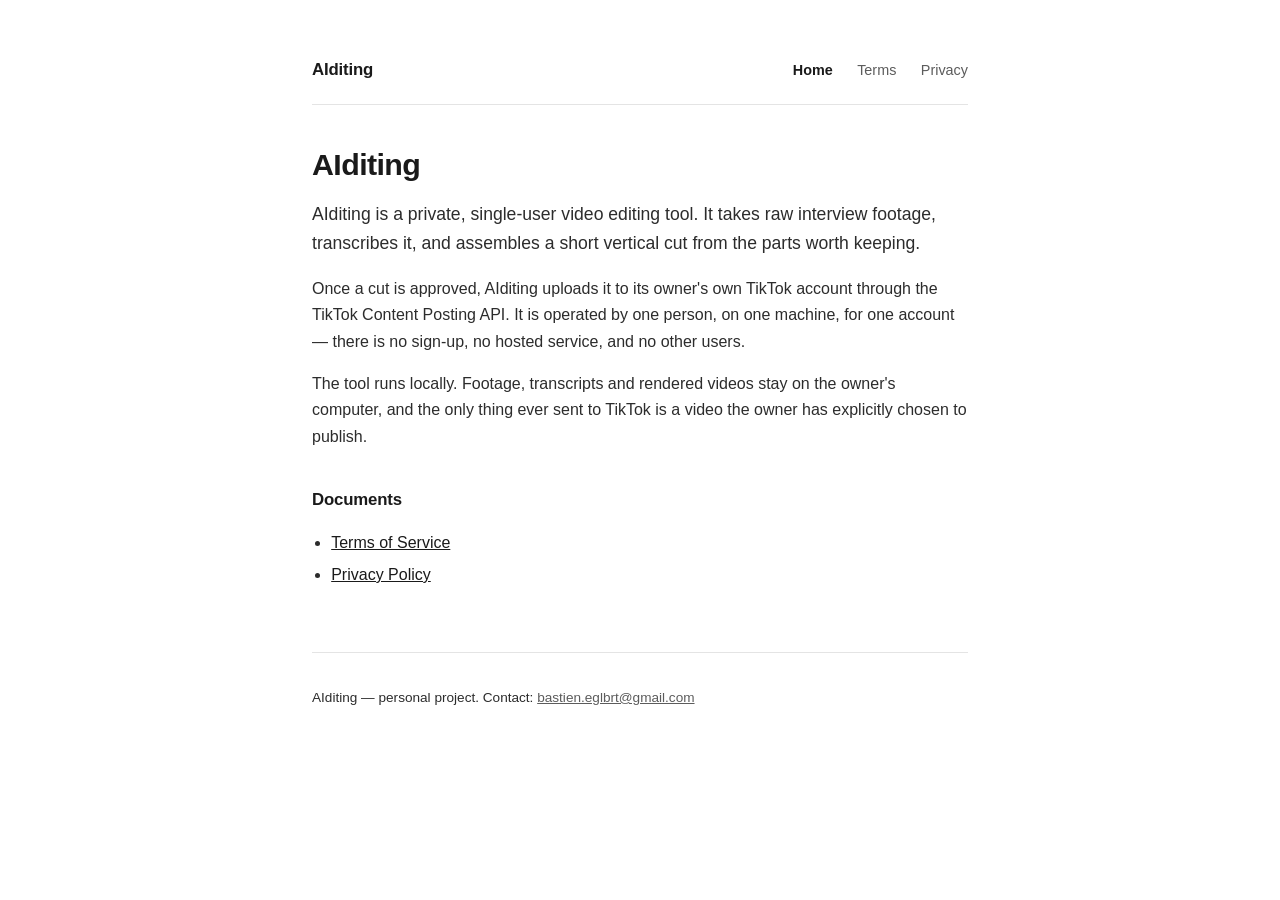
<file: index.html>
<!doctype html>
<html lang="en">
<head>
<meta charset="utf-8">
<meta name="viewport" content="width=device-width, initial-scale=1">
<title>AIditing</title>
<meta name="description" content="AIditing is a private, single-user tool that edits interview footage into short vertical videos and publishes them to its owner's own TikTok account.">
<link rel="stylesheet" href="style.css">
</head>
<body>
<div class="wrap">

<header class="site">
  <a class="brand" href="index.html">AIditing</a>
  <nav>
    <a href="index.html" aria-current="page">Home</a>
    <a href="terms.html">Terms</a>
    <a href="privacy.html">Privacy</a>
  </nav>
</header>

<main>
  <h1>AIditing</h1>

  <p class="lede">AIditing is a private, single-user video editing tool. It takes raw interview footage, transcribes it, and assembles a short vertical cut from the parts worth keeping.</p>

  <p>Once a cut is approved, AIditing uploads it to its owner's own TikTok account through the TikTok Content Posting API. It is operated by one person, on one machine, for one account &mdash; there is no sign-up, no hosted service, and no other users.</p>

  <p>The tool runs locally. Footage, transcripts and rendered videos stay on the owner's computer, and the only thing ever sent to TikTok is a video the owner has explicitly chosen to publish.</p>

  <h2>Documents</h2>
  <ul>
    <li><a href="terms.html">Terms of Service</a></li>
    <li><a href="privacy.html">Privacy Policy</a></li>
  </ul>
</main>

<footer class="site">
  <p>AIditing &mdash; personal project. Contact: <a href="mailto:bastien.eglbrt@gmail.com">bastien.eglbrt@gmail.com</a></p>
</footer>

</div>
</body>
</html>
</file>
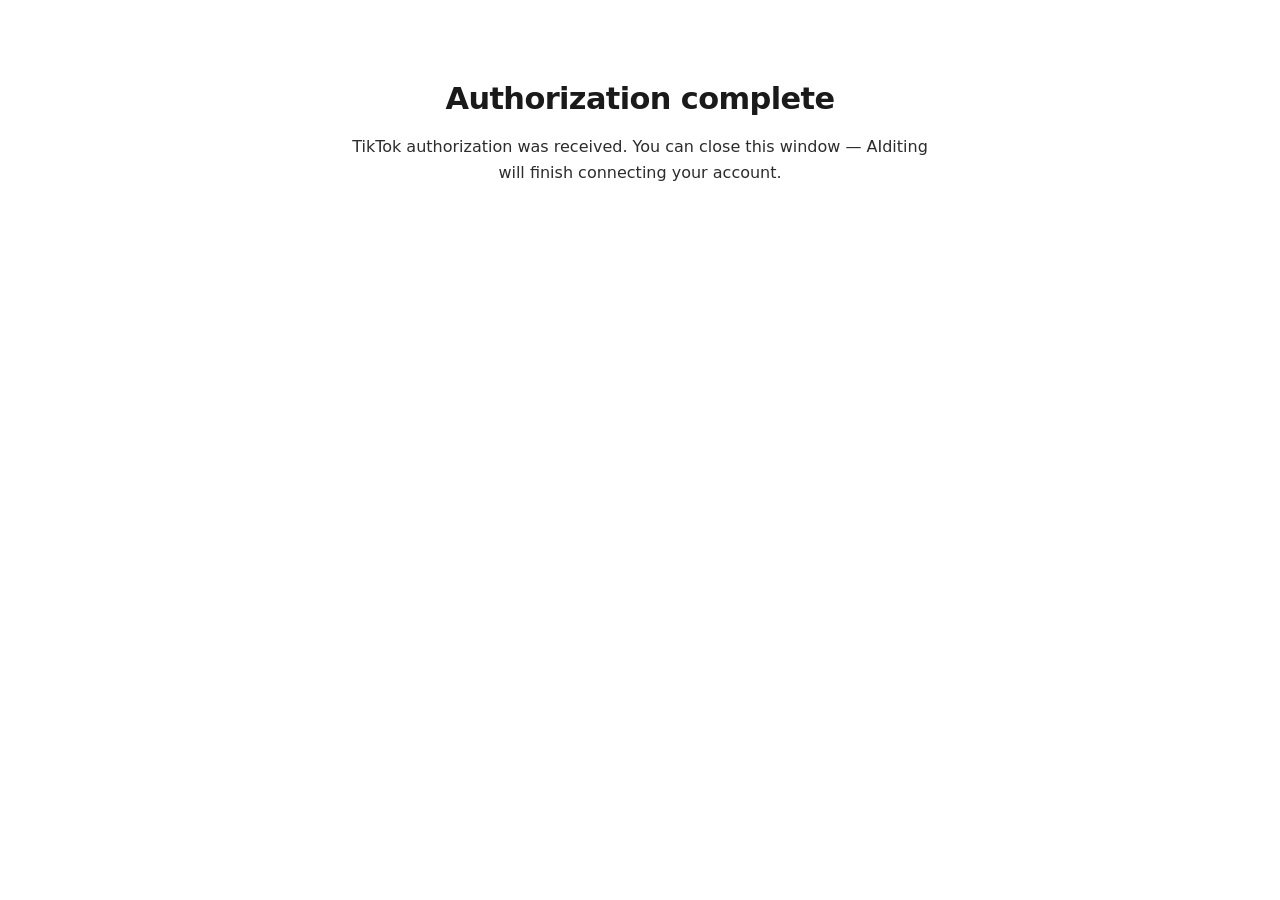
<file: callback.html>
<!DOCTYPE html>
<html lang="en">
<head>
  <meta charset="UTF-8">
  <title>AIditing — TikTok Authorization</title>
  <link rel="stylesheet" href="style.css">
</head>
<body>
  <main style="max-width:600px;margin:80px auto;text-align:center;font-family:system-ui,sans-serif;">
    <h1>Authorization complete</h1>
    <p>TikTok authorization was received. You can close this window — AIditing will finish connecting your account.</p>
    <p id="status" style="color:#666;font-size:0.9em;"></p>
  </main>
  <script>
    const p = new URLSearchParams(window.location.search);
    const code = p.get('code');
    document.getElementById('status').textContent = code
      ? 'Authorization code received.'
      : (p.get('error') ? 'Error: ' + p.get('error_description') : '');
  </script>
</body>
</html>
</file>
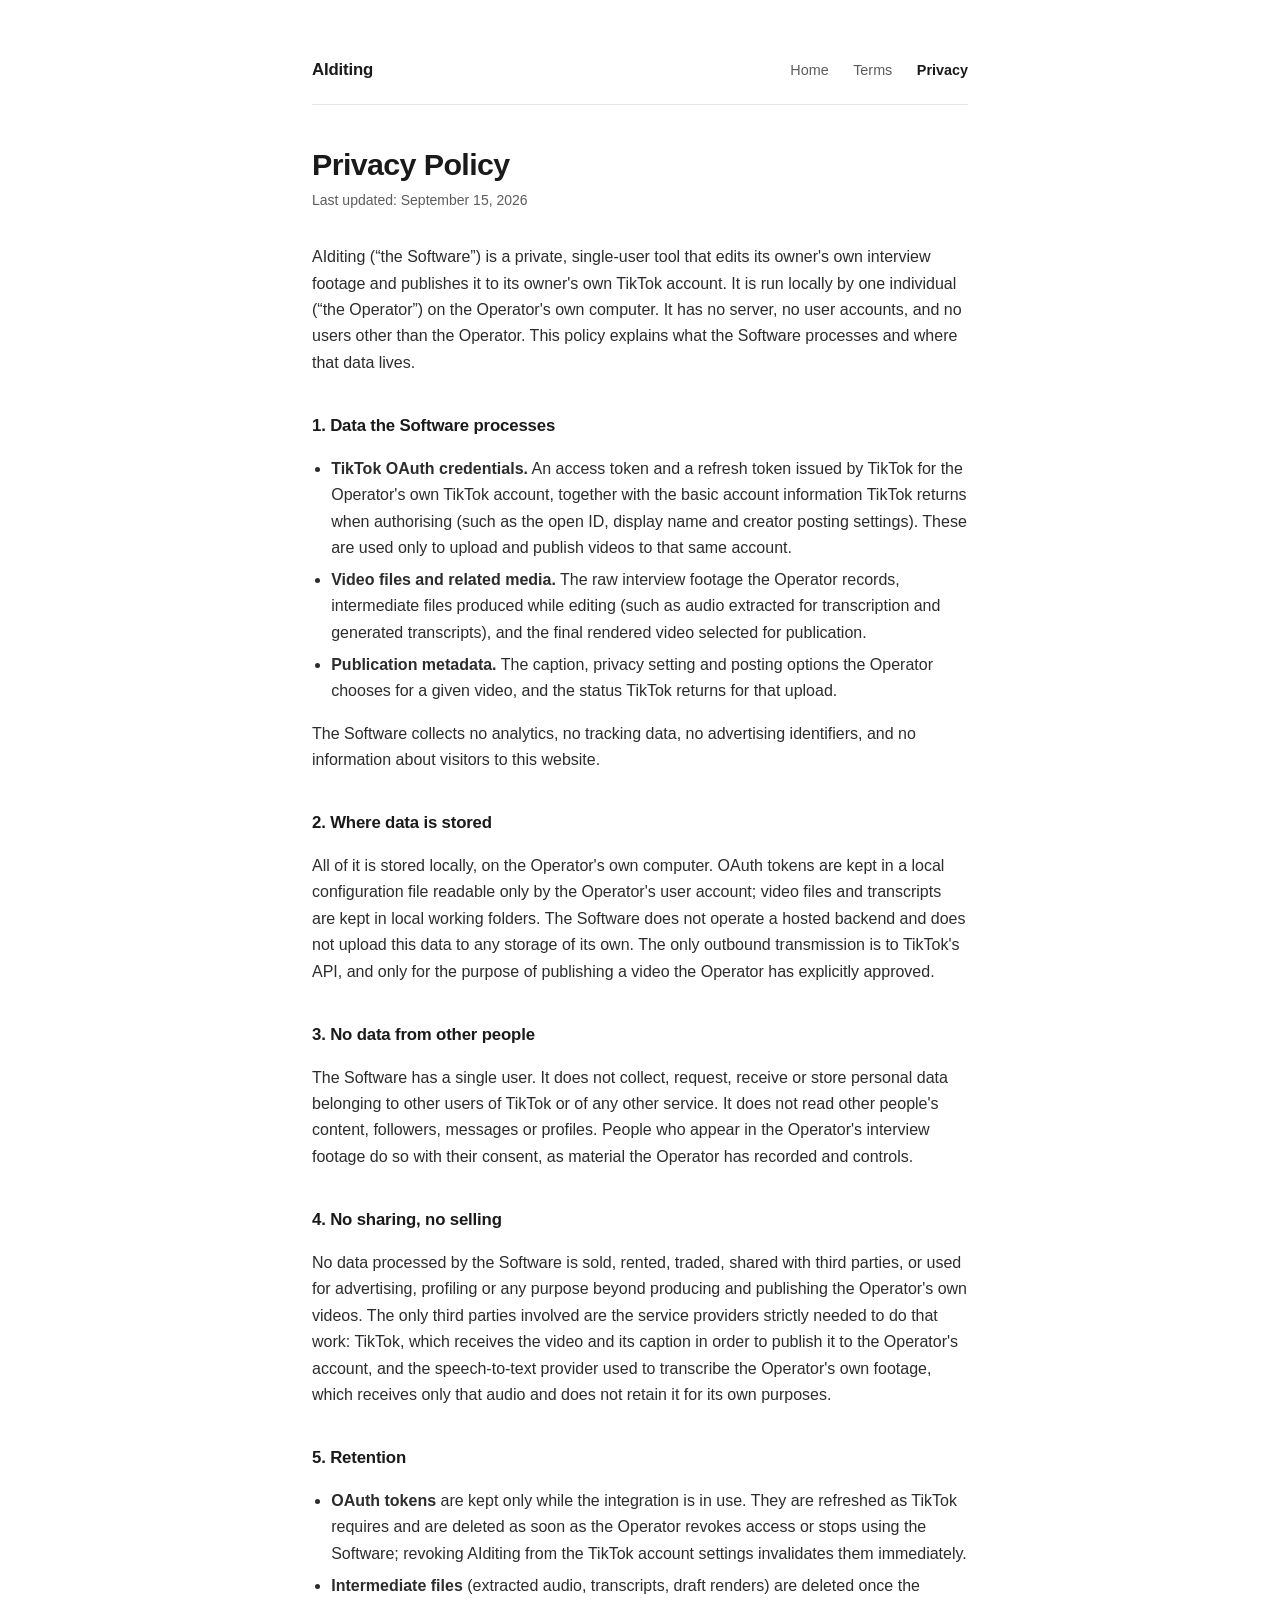
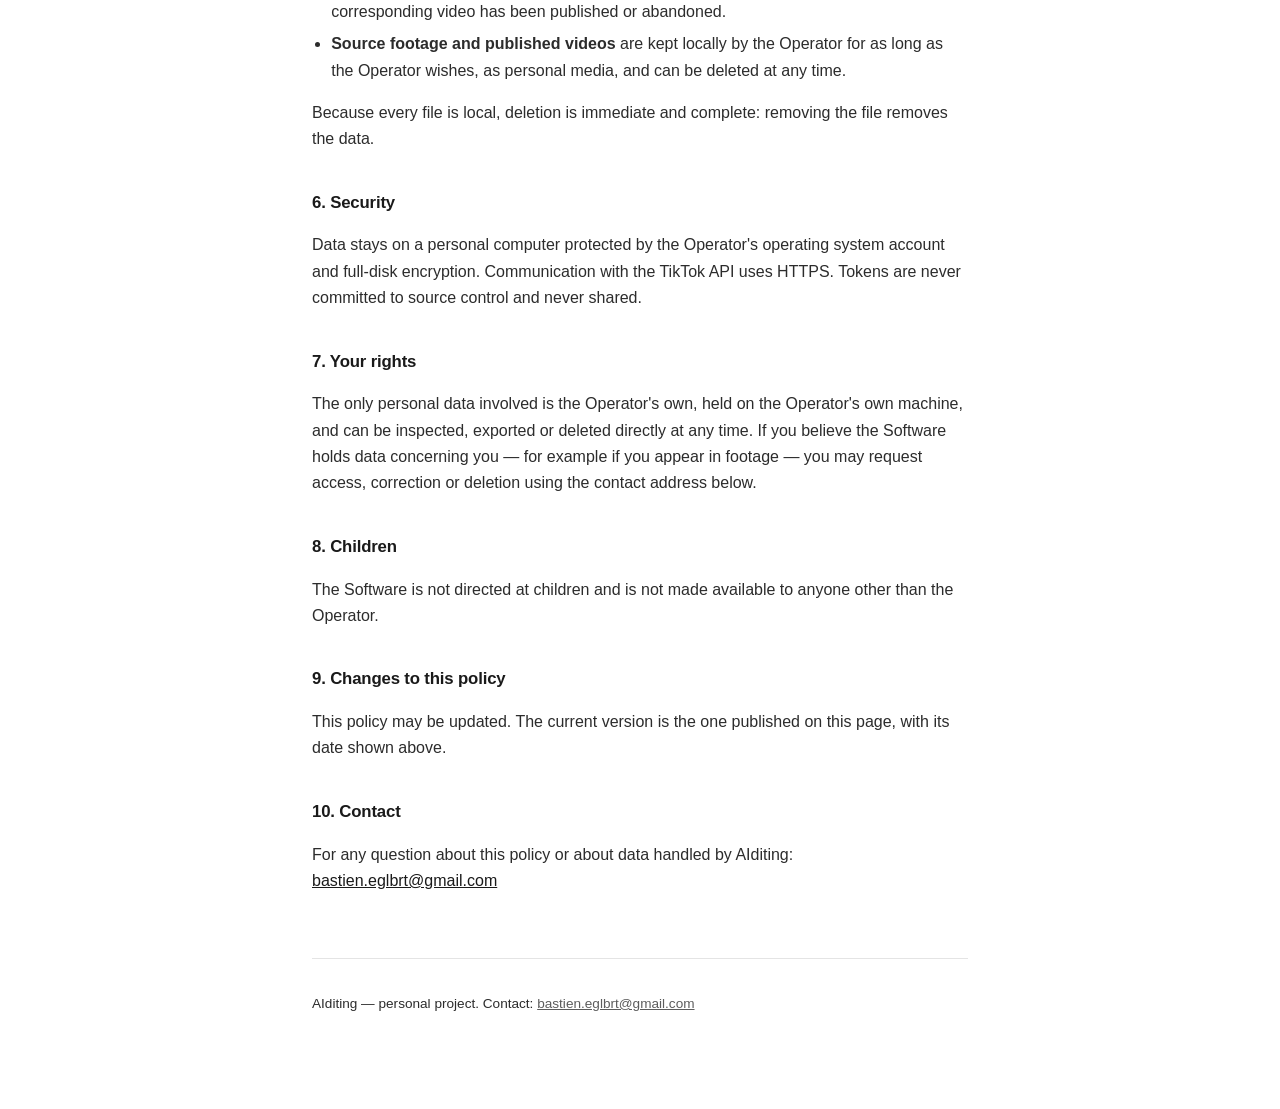
<file: privacy.html>
<!doctype html>
<html lang="en">
<head>
<meta charset="utf-8">
<meta name="viewport" content="width=device-width, initial-scale=1">
<title>Privacy Policy &mdash; AIditing</title>
<meta name="description" content="Privacy Policy for AIditing: what data is processed, where it is stored, how long it is kept, and who to contact.">
<link rel="stylesheet" href="style.css">
</head>
<body>
<div class="wrap">

<header class="site">
  <a class="brand" href="index.html">AIditing</a>
  <nav>
    <a href="index.html">Home</a>
    <a href="terms.html">Terms</a>
    <a href="privacy.html" aria-current="page">Privacy</a>
  </nav>
</header>

<main>
  <h1>Privacy Policy</h1>
  <p class="updated">Last updated: September 15, 2026</p>

  <p>AIditing (&ldquo;the Software&rdquo;) is a private, single-user tool that edits its owner's own interview footage and publishes it to its owner's own TikTok account. It is run locally by one individual (&ldquo;the Operator&rdquo;) on the Operator's own computer. It has no server, no user accounts, and no users other than the Operator. This policy explains what the Software processes and where that data lives.</p>

  <h2>1. Data the Software processes</h2>
  <ul>
    <li><strong>TikTok OAuth credentials.</strong> An access token and a refresh token issued by TikTok for the Operator's own TikTok account, together with the basic account information TikTok returns when authorising (such as the open ID, display name and creator posting settings). These are used only to upload and publish videos to that same account.</li>
    <li><strong>Video files and related media.</strong> The raw interview footage the Operator records, intermediate files produced while editing (such as audio extracted for transcription and generated transcripts), and the final rendered video selected for publication.</li>
    <li><strong>Publication metadata.</strong> The caption, privacy setting and posting options the Operator chooses for a given video, and the status TikTok returns for that upload.</li>
  </ul>
  <p>The Software collects no analytics, no tracking data, no advertising identifiers, and no information about visitors to this website.</p>

  <h2>2. Where data is stored</h2>
  <p>All of it is stored locally, on the Operator's own computer. OAuth tokens are kept in a local configuration file readable only by the Operator's user account; video files and transcripts are kept in local working folders. The Software does not operate a hosted backend and does not upload this data to any storage of its own. The only outbound transmission is to TikTok's API, and only for the purpose of publishing a video the Operator has explicitly approved.</p>

  <h2>3. No data from other people</h2>
  <p>The Software has a single user. It does not collect, request, receive or store personal data belonging to other users of TikTok or of any other service. It does not read other people's content, followers, messages or profiles. People who appear in the Operator's interview footage do so with their consent, as material the Operator has recorded and controls.</p>

  <h2>4. No sharing, no selling</h2>
  <p>No data processed by the Software is sold, rented, traded, shared with third parties, or used for advertising, profiling or any purpose beyond producing and publishing the Operator's own videos. The only third parties involved are the service providers strictly needed to do that work: TikTok, which receives the video and its caption in order to publish it to the Operator's account, and the speech-to-text provider used to transcribe the Operator's own footage, which receives only that audio and does not retain it for its own purposes.</p>

  <h2>5. Retention</h2>
  <ul>
    <li><strong>OAuth tokens</strong> are kept only while the integration is in use. They are refreshed as TikTok requires and are deleted as soon as the Operator revokes access or stops using the Software; revoking AIditing from the TikTok account settings invalidates them immediately.</li>
    <li><strong>Intermediate files</strong> (extracted audio, transcripts, draft renders) are deleted once the corresponding video has been published or abandoned.</li>
    <li><strong>Source footage and published videos</strong> are kept locally by the Operator for as long as the Operator wishes, as personal media, and can be deleted at any time.</li>
  </ul>
  <p>Because every file is local, deletion is immediate and complete: removing the file removes the data.</p>

  <h2>6. Security</h2>
  <p>Data stays on a personal computer protected by the Operator's operating system account and full-disk encryption. Communication with the TikTok API uses HTTPS. Tokens are never committed to source control and never shared.</p>

  <h2>7. Your rights</h2>
  <p>The only personal data involved is the Operator's own, held on the Operator's own machine, and can be inspected, exported or deleted directly at any time. If you believe the Software holds data concerning you &mdash; for example if you appear in footage &mdash; you may request access, correction or deletion using the contact address below.</p>

  <h2>8. Children</h2>
  <p>The Software is not directed at children and is not made available to anyone other than the Operator.</p>

  <h2>9. Changes to this policy</h2>
  <p>This policy may be updated. The current version is the one published on this page, with its date shown above.</p>

  <h2>10. Contact</h2>
  <p>For any question about this policy or about data handled by AIditing: <a href="mailto:bastien.eglbrt@gmail.com">bastien.eglbrt@gmail.com</a></p>
</main>

<footer class="site">
  <p>AIditing &mdash; personal project. Contact: <a href="mailto:bastien.eglbrt@gmail.com">bastien.eglbrt@gmail.com</a></p>
</footer>

</div>
</body>
</html>
</file>
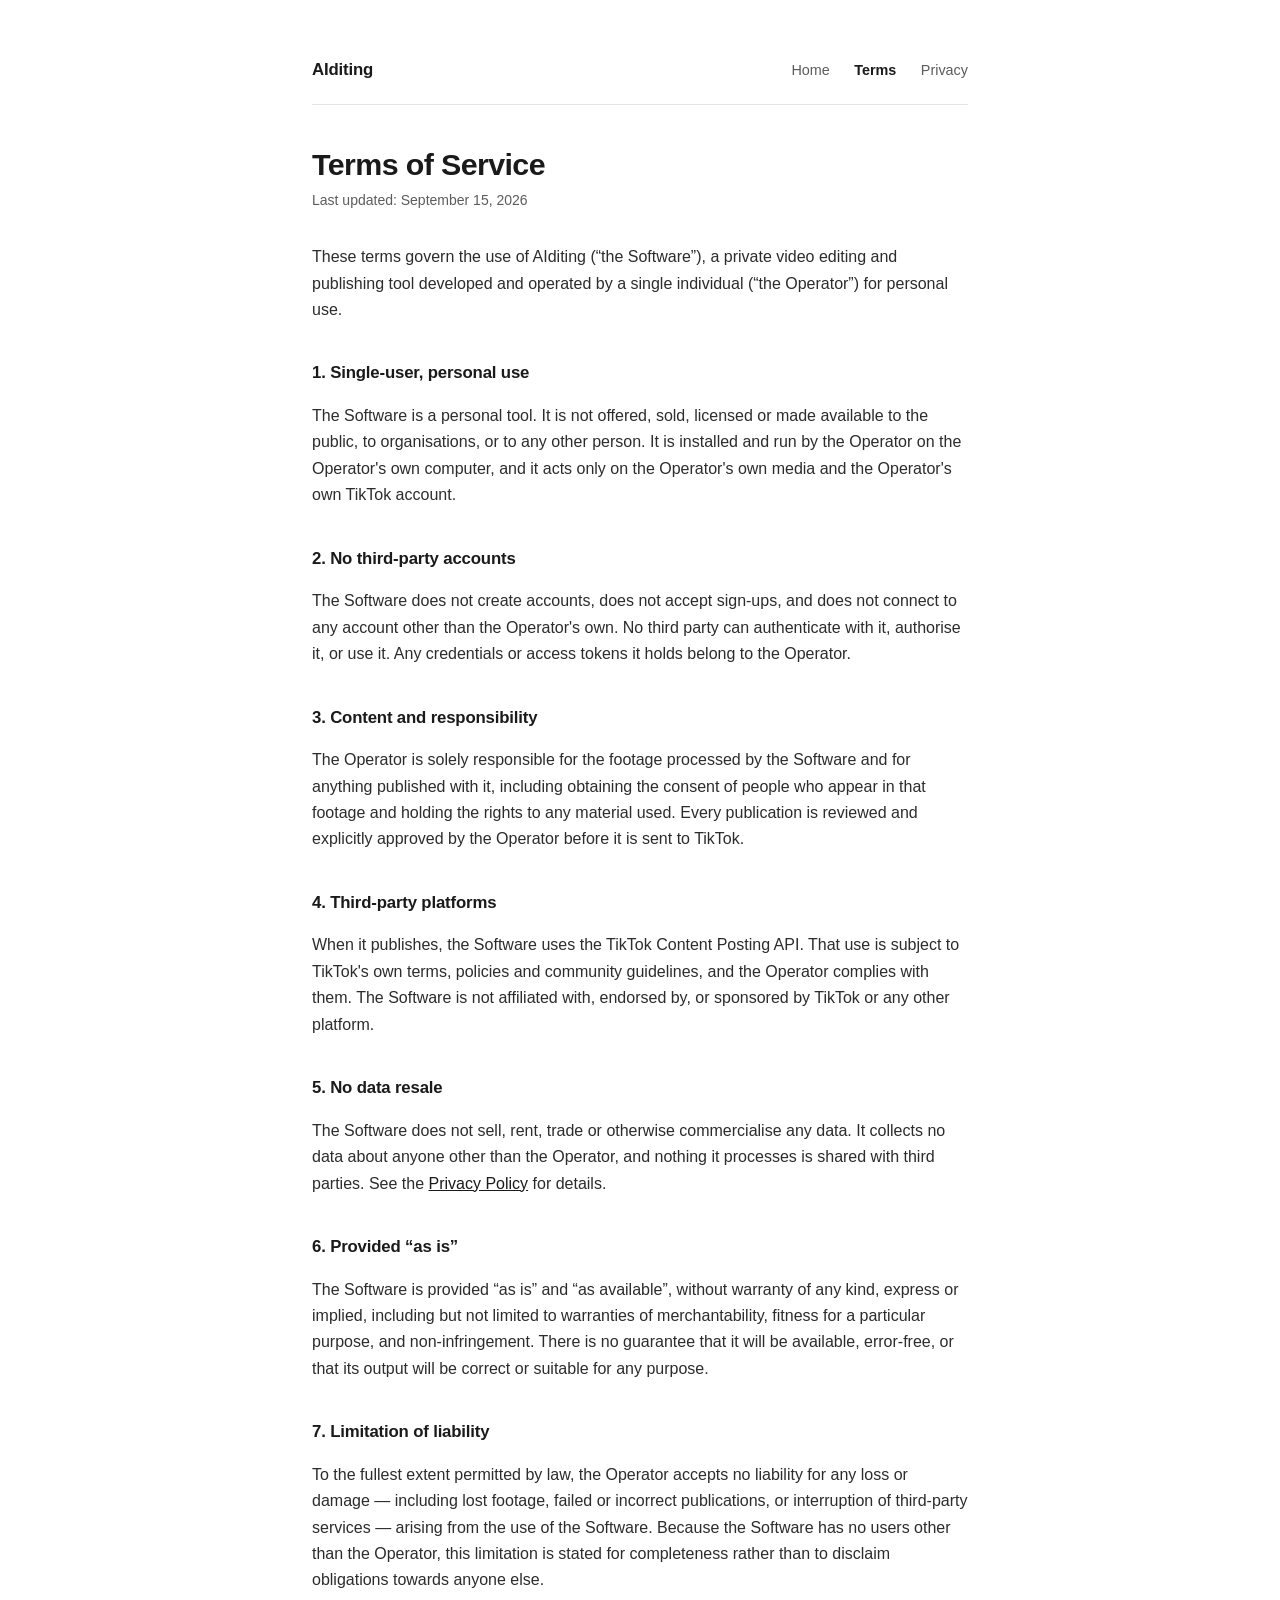
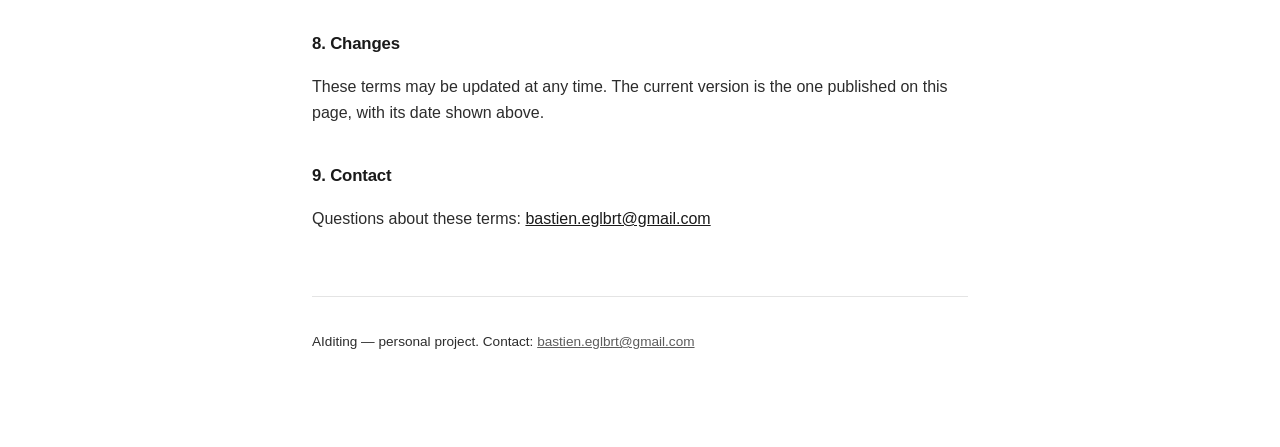
<file: terms.html>
<!doctype html>
<html lang="en">
<head>
<meta charset="utf-8">
<meta name="viewport" content="width=device-width, initial-scale=1">
<title>Terms of Service &mdash; AIditing</title>
<meta name="description" content="Terms of Service for AIditing, a private single-user video editing and publishing tool.">
<link rel="stylesheet" href="style.css">
</head>
<body>
<div class="wrap">

<header class="site">
  <a class="brand" href="index.html">AIditing</a>
  <nav>
    <a href="index.html">Home</a>
    <a href="terms.html" aria-current="page">Terms</a>
    <a href="privacy.html">Privacy</a>
  </nav>
</header>

<main>
  <h1>Terms of Service</h1>
  <p class="updated">Last updated: September 15, 2026</p>

  <p>These terms govern the use of AIditing (&ldquo;the Software&rdquo;), a private video editing and publishing tool developed and operated by a single individual (&ldquo;the Operator&rdquo;) for personal use.</p>

  <h2>1. Single-user, personal use</h2>
  <p>The Software is a personal tool. It is not offered, sold, licensed or made available to the public, to organisations, or to any other person. It is installed and run by the Operator on the Operator's own computer, and it acts only on the Operator's own media and the Operator's own TikTok account.</p>

  <h2>2. No third-party accounts</h2>
  <p>The Software does not create accounts, does not accept sign-ups, and does not connect to any account other than the Operator's own. No third party can authenticate with it, authorise it, or use it. Any credentials or access tokens it holds belong to the Operator.</p>

  <h2>3. Content and responsibility</h2>
  <p>The Operator is solely responsible for the footage processed by the Software and for anything published with it, including obtaining the consent of people who appear in that footage and holding the rights to any material used. Every publication is reviewed and explicitly approved by the Operator before it is sent to TikTok.</p>

  <h2>4. Third-party platforms</h2>
  <p>When it publishes, the Software uses the TikTok Content Posting API. That use is subject to TikTok's own terms, policies and community guidelines, and the Operator complies with them. The Software is not affiliated with, endorsed by, or sponsored by TikTok or any other platform.</p>

  <h2>5. No data resale</h2>
  <p>The Software does not sell, rent, trade or otherwise commercialise any data. It collects no data about anyone other than the Operator, and nothing it processes is shared with third parties. See the <a href="privacy.html">Privacy Policy</a> for details.</p>

  <h2>6. Provided &ldquo;as is&rdquo;</h2>
  <p>The Software is provided &ldquo;as is&rdquo; and &ldquo;as available&rdquo;, without warranty of any kind, express or implied, including but not limited to warranties of merchantability, fitness for a particular purpose, and non-infringement. There is no guarantee that it will be available, error-free, or that its output will be correct or suitable for any purpose.</p>

  <h2>7. Limitation of liability</h2>
  <p>To the fullest extent permitted by law, the Operator accepts no liability for any loss or damage &mdash; including lost footage, failed or incorrect publications, or interruption of third-party services &mdash; arising from the use of the Software. Because the Software has no users other than the Operator, this limitation is stated for completeness rather than to disclaim obligations towards anyone else.</p>

  <h2>8. Changes</h2>
  <p>These terms may be updated at any time. The current version is the one published on this page, with its date shown above.</p>

  <h2>9. Contact</h2>
  <p>Questions about these terms: <a href="mailto:bastien.eglbrt@gmail.com">bastien.eglbrt@gmail.com</a></p>
</main>

<footer class="site">
  <p>AIditing &mdash; personal project. Contact: <a href="mailto:bastien.eglbrt@gmail.com">bastien.eglbrt@gmail.com</a></p>
</footer>

</div>
</body>
</html>
</file>
<file: style.css>
:root {
  --ink: #1a1a1a;
  --muted: #5c5c5c;
  --rule: #e4e4e4;
  --bg: #ffffff;
  --accent: #1a1a1a;
}

* { box-sizing: border-box; }

html { -webkit-text-size-adjust: 100%; }

body {
  margin: 0;
  background: var(--bg);
  color: var(--ink);
  font: 16px/1.65 -apple-system, BlinkMacSystemFont, "Segoe UI", Helvetica, Arial, sans-serif;
}

.wrap {
  max-width: 44rem;
  margin: 0 auto;
  padding: 3.5rem 1.5rem 5rem;
}

header.site {
  display: flex;
  align-items: baseline;
  justify-content: space-between;
  gap: 1.5rem;
  flex-wrap: wrap;
  padding-bottom: 1.25rem;
  margin-bottom: 2.5rem;
  border-bottom: 1px solid var(--rule);
}

header.site .brand {
  font-size: 1.05rem;
  font-weight: 600;
  letter-spacing: -0.01em;
  text-decoration: none;
  color: var(--ink);
}

nav a {
  color: var(--muted);
  text-decoration: none;
  margin-left: 1.25rem;
  font-size: 0.9rem;
}

nav a:hover,
nav a[aria-current="page"] { color: var(--ink); }

nav a[aria-current="page"] { font-weight: 600; }

h1 {
  font-size: 1.9rem;
  line-height: 1.25;
  letter-spacing: -0.02em;
  margin: 0 0 0.4rem;
}

h2 {
  font-size: 1.05rem;
  letter-spacing: -0.01em;
  margin: 2.25rem 0 0.6rem;
}

p, li { color: #2c2c2c; }

ul { padding-left: 1.2rem; }

li { margin-bottom: 0.35rem; }

.lede { font-size: 1.1rem; }

.updated {
  color: var(--muted);
  font-size: 0.875rem;
  margin: 0 0 2rem;
}

a { color: var(--accent); }

footer.site {
  margin-top: 4rem;
  padding-top: 1.25rem;
  border-top: 1px solid var(--rule);
  color: var(--muted);
  font-size: 0.85rem;
}

footer.site a { color: var(--muted); }

@media (prefers-color-scheme: dark) {
  :root {
    --ink: #ededed;
    --muted: #9a9a9a;
    --rule: #2e2e2e;
    --bg: #111111;
    --accent: #ededed;
  }
  p, li { color: #d4d4d4; }
}
</file>
